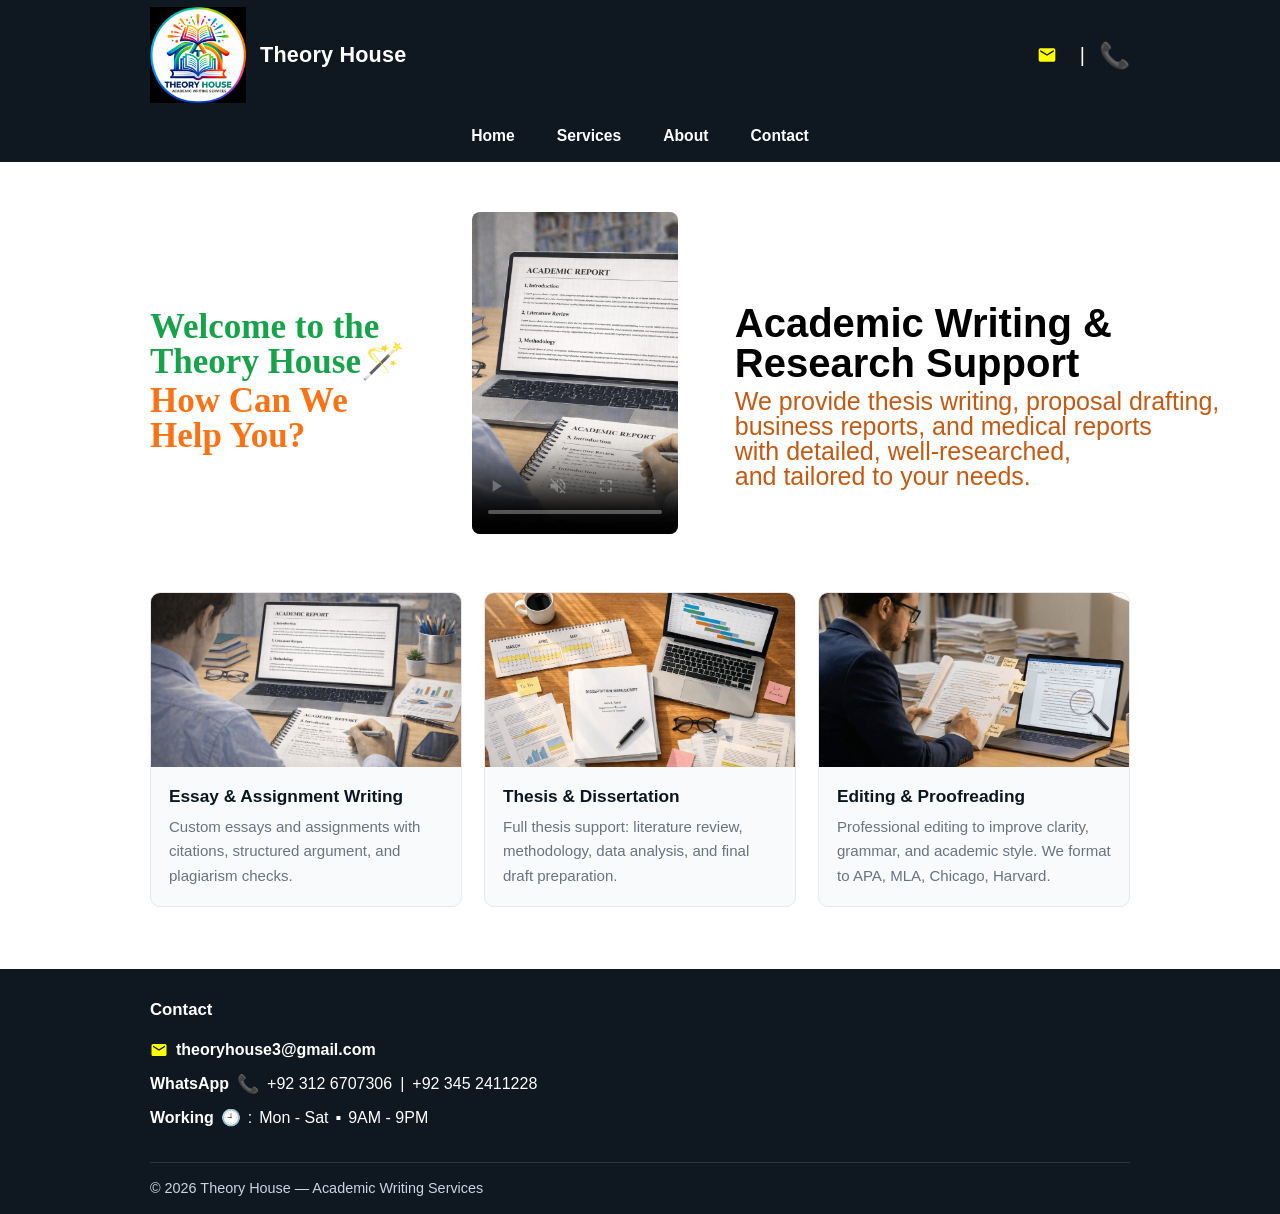
<file: index.html>
<!doctype html>
<html lang="en">

<head>

  <meta charset="utf-8">

  <meta
    name="viewport"
    content="width=device-width, initial-scale=1"
  >

  <title>
    Theory House — Academic Writing Services
  </title>

  <link
    rel="stylesheet"
    href="styles.css"
  >

</head>


<body>


  <!-- =====================================================
       HEADER
       ===================================================== -->

  <header class="site-header">


    <div class="container header-top">


      <a
        class="brand"
        href="index.html"
      >

        <img
          class="logo-img"
          src="Images/logo.png"
          alt="Theory House logo"
        >

        <span class="site-title">
          Theory House
        </span>

      </a>


      <div class="header-contacts">


        <!-- EMAIL ICON -->

        <a
          class="contact-icon"
          href="mailto:theoryhouse3@gmail.com"
          aria-label="Email"
          title="Email"
        >

          <svg
            class="icon email-icon"
            viewBox="0 0 24 24"
            width="20"
            height="20"
            aria-hidden="true"
          >

            <path
              d="M20 4H4a2 2 0 0 0-2 2v12a2 2 0 0 0 2 2h16a2 2 0 0 0 2-2V6a2 2 0 0 0-2-2zm0 4-8 5L4 8V6l8 5 8-5v2z"
            />

          </svg>

        </a>


        <!-- HEADER SEPARATOR -->

        <span class="header-divider">
          |
        </span>


        <!-- PHONE ICON -->

        <a
          class="header-phone"
          href="tel:+923126707306"
          aria-label="Call Theory House"
          title="Call"
        >
          📞
        </a>


      </div>


    </div>



    <!-- NAVIGATION -->

    <nav
      class="site-nav container"
      aria-label="Main navigation"
    >

      <a href="index.html">
        Home
      </a>

      <a href="services.html">
        Services
      </a>

      <a href="about.html">
        About
      </a>

      <a href="contact.html">
        Contact
      </a>

    </nav>


  </header>



  <!-- =====================================================
       MAIN CONTENT
       ===================================================== -->

  <main class="container">


    <!-- ===================================================
         HOME HERO
         =================================================== -->

    <section class="hero">


      <!-- =================================================
           WELCOMING BOX
           ================================================= -->

      <div class="hero-welcome">


        <p class="hero-welcome-line hero-welcome-green">
          Welcome to the
        </p>


        <p class="hero-welcome-line hero-welcome-green">
          Theory House🪄
        </p>


        <p
          class="hero-welcome-line hero-welcome-orange"
          style="margin-top: 3pt;"
        >
          How Can We
        </p>


        <p class="hero-welcome-line hero-welcome-orange">
          Help You?
        </p>


      </div>



      <!-- =================================================
           VIDEO BOX
           ================================================= -->

      <div
        class="hero-media"
        aria-label="Theory House introduction video"
      >


        <video
          class="hero-video"
          controls
          autoplay
          muted
          loop
          playsinline
          preload="auto"
          poster="Images/Images/1-images-services.png"
        >

          <source
            src="Images/Images/home-hero.mp4"
            type="video/mp4"
          >

          Your browser does not support the video tag.

        </video>


      </div>



      <!-- =================================================
           ACADEMIC WRITING DATA BOX
           ================================================= -->

      <div class="academic-writing-box">


        <div class="academic-writing-heading">
          Academic Writing &amp;<br>
          Research Support
        </div>


        <div class="academic-writing-description">
          We provide thesis writing, proposal drafting,<br>
          business reports, and medical reports<br>
          with detailed, well-researched,<br>
          and tailored to your needs.
        </div>


      </div>


    </section>



    <!-- ===================================================
         SERVICES PREVIEW
         =================================================== -->

    <section
      class="preview-grid"
      aria-labelledby="services-heading"
    >


      <h2
        id="services-heading"
        class="sr-only"
      >
        Our Services
      </h2>



      <!-- SERVICE 1 -->

      <article class="card">


        <div class="card-media">

          <img
            src="Images/Images/1-images-services.png"
            alt="Essay and assignment illustration"
            class="card-img"
            loading="lazy"
          >

        </div>


        <div class="card-body">

          <h3>
            Essay &amp; Assignment Writing
          </h3>


          <p>
            Custom essays and assignments with citations,
            structured argument, and plagiarism checks.
          </p>

        </div>


      </article>



      <!-- SERVICE 2 -->

      <article class="card">


        <div class="card-media">

          <img
            src="Images/Images/2-images-services.png"
            alt="Thesis and dissertation illustration"
            class="card-img"
            loading="lazy"
          >

        </div>


        <div class="card-body">

          <h3>
            Thesis &amp; Dissertation
          </h3>


          <p>
            Full thesis support: literature review,
            methodology, data analysis, and final draft preparation.
          </p>

        </div>


      </article>



      <!-- SERVICE 3 -->

      <article class="card">


        <div class="card-media">

          <img
            src="Images/Images/3-images-services.png"
            alt="Editing and proofreading illustration"
            class="card-img"
            loading="lazy"
          >

        </div>


        <div class="card-body">

          <h3>
            Editing &amp; Proofreading
          </h3>


          <p>
            Professional editing to improve clarity, grammar,
            and academic style. We format to APA, MLA, Chicago,
            Harvard.
          </p>

        </div>


      </article>


    </section>


  </main>



  <!-- =====================================================
       FOOTER
       ===================================================== -->

  <footer class="site-footer">


    <div class="container footer-inner">


      <div class="footer-block">


        <strong>
          Contact
        </strong>



        <!-- EMAIL -->

        <p class="contact-line footer-contact">


          <svg
            class="icon email-icon"
            viewBox="0 0 24 24"
            width="18"
            height="18"
            aria-hidden="true"
          >

            <path
              d="M20 4H4a2 2 0 0 0-2 2v12a2 2 0 0 0 2 2h16a2 2 0 0 0 2-2V6a2 2 0 0 0-2-2zm0 4-8 5L4 8V6l8 5 8-5v2z"
            />

          </svg>


          <a href="mailto:theoryhouse3@gmail.com">

            <strong>
              theoryhouse3@gmail.com
            </strong>

          </a>


        </p>



        <!-- WHATSAPP -->

        <p class="whatsapp-contact footer-whatsapp">


          <span class="whatsapp-label">
            WhatsApp
          </span>


          <span class="whatsapp-phone">
            📞
          </span>


          <a
            class="whatsapp-number"
            href="https://wa.me/923126707306"
            target="_blank"
            rel="noopener"
          >
            +92 312 6707306
          </a>


          <span>
            |
          </span>


          <a
            class="whatsapp-number"
            href="https://wa.me/923452411228"
            target="_blank"
            rel="noopener"
          >
            +92 345 2411228
          </a>


        </p>



        <!-- WORKING HOURS -->

        <p class="working-line footer-working">


          <strong class="working-label">
            Working
          </strong>


          <span class="working-clock">
            🕘
          </span>


          <span class="working-colon">
            :
          </span>


          <span class="working-days">
            Mon - Sat
          </span>


          <span class="working-separator">
            ▪
          </span>


          <span class="working-hours">
            9AM - 9PM
          </span>


        </p>


      </div>


    </div>



    <!-- COPYRIGHT -->

    <div class="container footer-bottom">


      <p>
        &copy; 2026 Theory House — Academic Writing Services
      </p>


    </div>


  </footer>


</body>

</html>
</file>
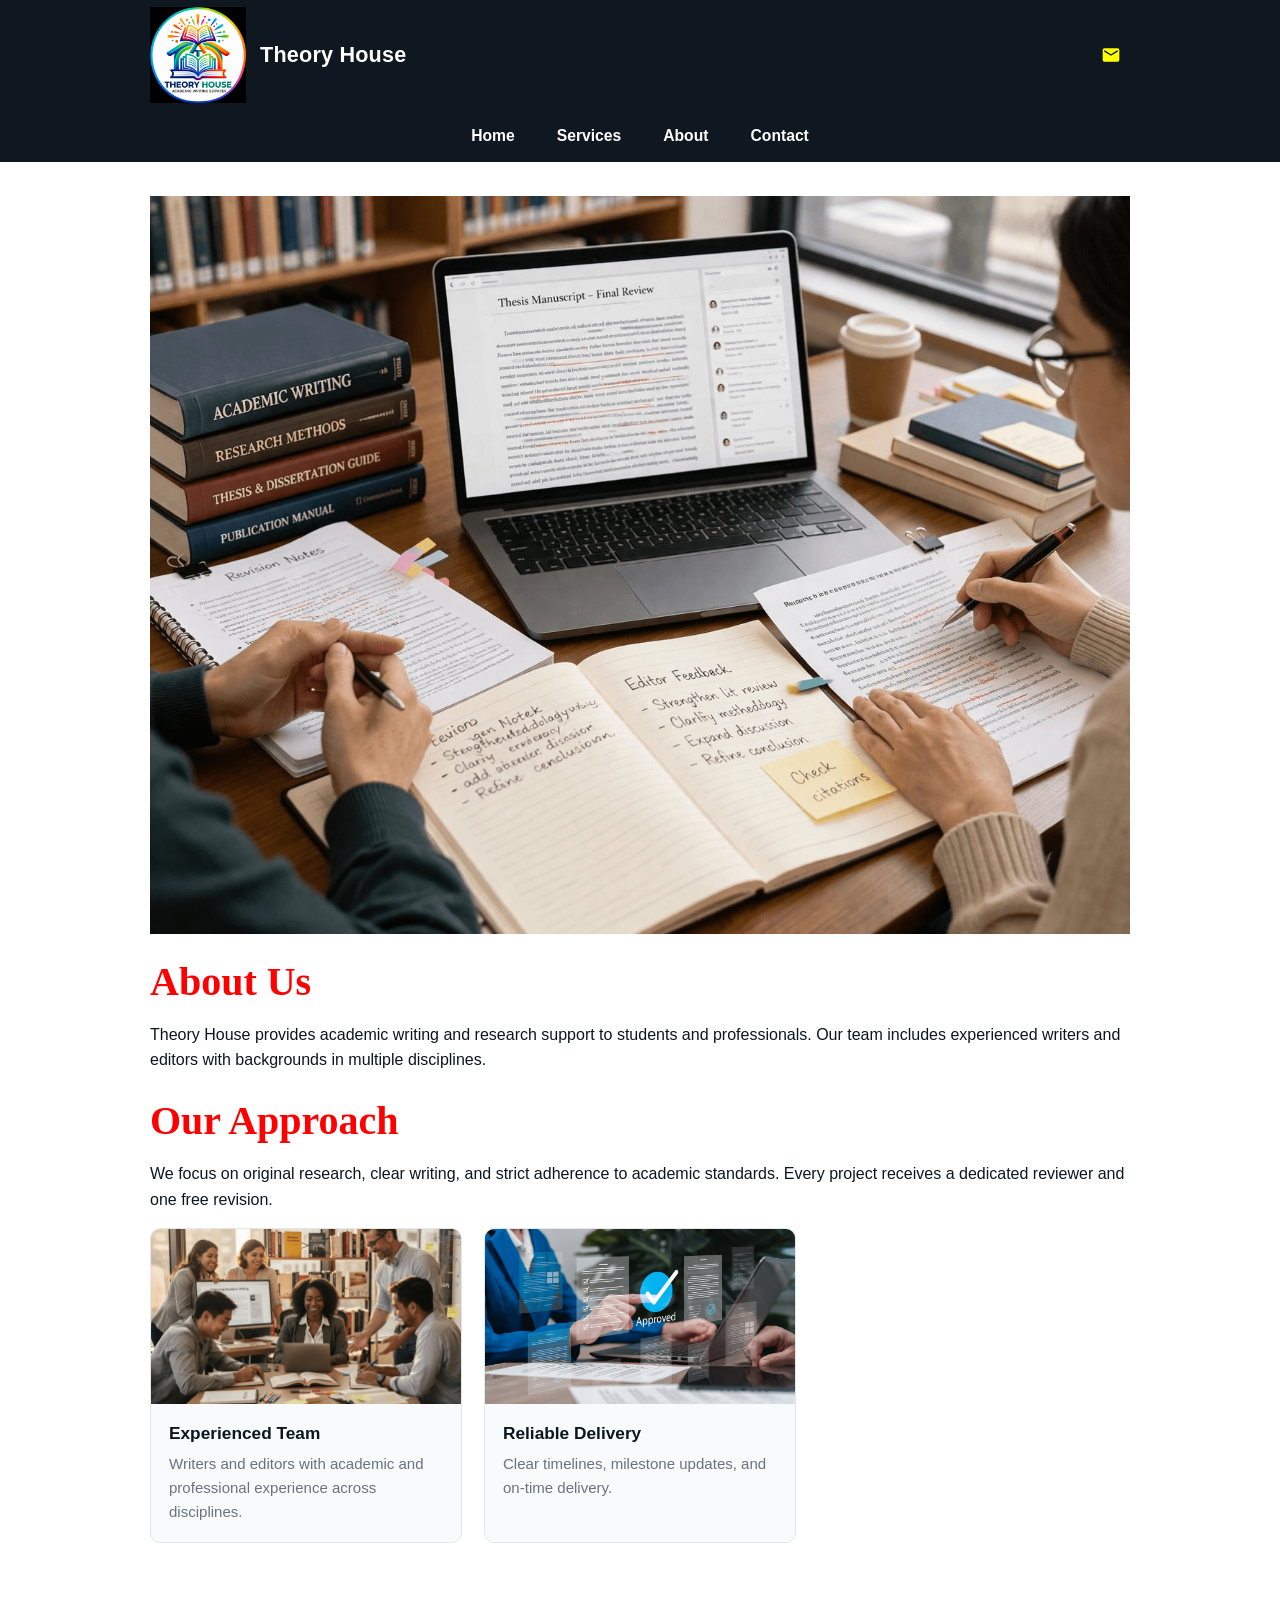
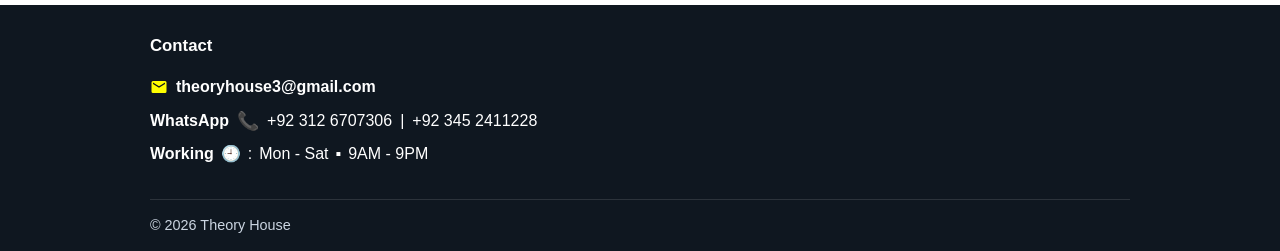
<file: about.html>
<!doctype html>
<html lang="en">

<head>

  <meta charset="utf-8">

  <meta
    name="viewport"
    content="width=device-width, initial-scale=1"
  >

  <title>
    About Us — Theory House
  </title>

  <link
    rel="stylesheet"
    href="styles.css"
  >

</head>


<body>


  <!-- =====================================================
       HEADER
       ===================================================== -->

  <header class="site-header">


    <div class="container header-top">


      <a
        class="brand"
        href="index.html"
      >

        <img
          class="logo-img"
          src="Images/logo.png"
          alt="Theory House logo"
        >

        <span class="site-title">
          Theory House
        </span>

      </a>


      <div class="header-contacts">


        <a
          class="contact-icon"
          href="mailto:theoryhouse3@gmail.com"
          aria-label="Email"
          title="Email"
        >

          <svg
            class="icon email-icon"
            viewBox="0 0 24 24"
            width="20"
            height="20"
            aria-hidden="true"
          >

            <path d="M20 4H4a2 2 0 0 0-2 2v12a2 2 0 0 0 2 2h16a2 2 0 0 0 2-2V6a2 2 0 0 0-2-2zm0 4-8 5L4 8V6l8 5 8-5v2z"/>

          </svg>

        </a>


      </div>


    </div>



    <nav
      class="site-nav container"
      aria-label="Main navigation"
    >

      <a href="index.html">
        Home
      </a>

      <a href="services.html">
        Services
      </a>

      <a href="about.html">
        About
      </a>

      <a href="contact.html">
        Contact
      </a>

    </nav>


  </header>



  <!-- =====================================================
       MAIN
       ===================================================== -->

  <main class="container">


    <!-- ABOUT HERO IMAGE -->

    <div class="about-hero">

      <img
        src="Images/Images/1-images-about.png"
        alt="About Theory House"
        class="about-hero-img"
        loading="lazy"
      >

    </div>



    <!-- ABOUT US HEADING -->

    <h1 class="about-title">
      About Us
    </h1>


    <p>
      Theory House provides academic writing and research support
      to students and professionals. Our team includes experienced
      writers and editors with backgrounds in multiple disciplines.
    </p>



    <!-- OUR APPROACH HEADING -->

    <h2 class="about-heading">
      Our Approach
    </h2>


    <p>
      We focus on original research, clear writing, and strict
      adherence to academic standards. Every project receives a
      dedicated reviewer and one free revision.
    </p>



    <!-- ABOUT VISUALS -->

    <section
      class="preview-grid"
      aria-label="About visuals"
    >


      <article class="card">


        <div class="card-media">

          <img
            src="Images/Images/2-images-about.png"
            alt="Experienced Team"
            class="card-img"
            loading="lazy"
          >

        </div>


        <div class="card-body">

          <h3>
            Experienced Team
          </h3>


          <p>
            Writers and editors with academic and professional
            experience across disciplines.
          </p>

        </div>


      </article>



      <article class="card">


        <div class="card-media">

          <img
            src="Images/Images/3-images-about.png"
            alt="Reliable Delivery"
            class="card-img"
            loading="lazy"
          >

        </div>


        <div class="card-body">

          <h3>
            Reliable Delivery
          </h3>


          <p>
            Clear timelines, milestone updates, and on-time delivery.
          </p>

        </div>


      </article>


    </section>


  </main>



  <!-- =====================================================
       FOOTER
       ===================================================== -->

  <footer class="site-footer">


    <div class="container footer-inner">


      <div class="footer-block">


        <strong>
          Contact
        </strong>


        <!-- EMAIL -->

        <p class="contact-line footer-contact">


          <svg
            class="icon email-icon"
            viewBox="0 0 24 24"
            width="18"
            height="18"
            aria-hidden="true"
          >

            <path d="M20 4H4a2 2 0 0 0-2 2v12a2 2 0 0 0 2 2h16a2 2 0 0 0 2-2V6a2 2 0 0 0-2-2zm0 4-8 5L4 8V6l8 5 8-5v2z"/>

          </svg>


          <a href="mailto:theoryhouse3@gmail.com">

            <strong>
              theoryhouse3@gmail.com
            </strong>

          </a>


        </p>



        <!-- WHATSAPP -->

        <p class="whatsapp-contact footer-whatsapp">


          <span class="whatsapp-label">
            WhatsApp
          </span>


          <span class="whatsapp-phone">
            📞
          </span>


          <a
            class="whatsapp-number"
            href="https://wa.me/923126707306"
            target="_blank"
            rel="noopener"
          >
            +92 312 6707306
          </a>


          <span>
            |
          </span>


          <a
            class="whatsapp-number"
            href="https://wa.me/923452411228"
            target="_blank"
            rel="noopener"
          >
            +92 345 2411228
          </a>


        </p>



        <!-- WORKING HOURS -->

        <p class="working-line footer-working">


          <strong class="working-label">
            Working
          </strong>


          <span class="working-clock">
            🕘
          </span>


          <span class="working-colon">
            :
          </span>


          <span class="working-days">
            Mon - Sat
          </span>


          <span class="working-separator">
            ▪
          </span>


          <span class="working-hours">
            9AM - 9PM
          </span>


        </p>


      </div>


    </div>



    <div class="container footer-bottom">

      <p>
        &copy; 2026 Theory House
      </p>

    </div>


  </footer>


</body>

</html>
</file>
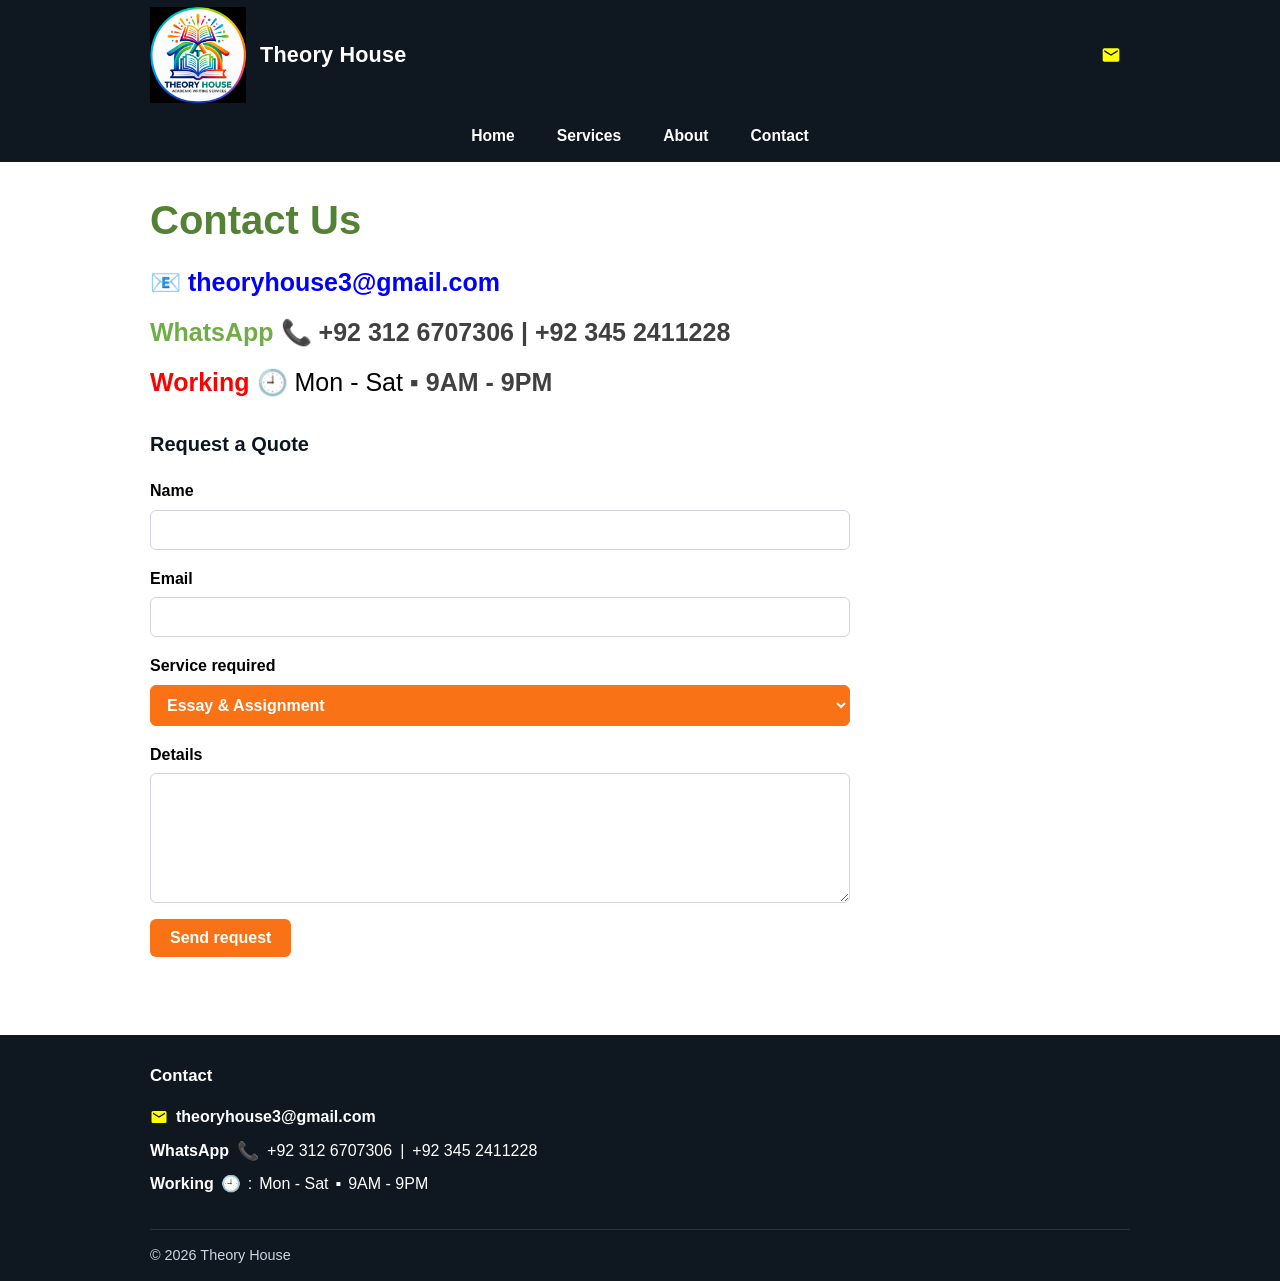
<file: contact.html>
<!doctype html>
<html lang="en">

<head>

  <meta charset="utf-8">

  <meta
    name="viewport"
    content="width=device-width, initial-scale=1"
  >

  <title>
    Contact — Theory House
  </title>

  <link
    rel="stylesheet"
    href="styles.css"
  >

</head>


<body>


  <!-- =====================================================
       HEADER
       ===================================================== -->

  <header class="site-header">


    <div class="container header-top">


      <a
        class="brand"
        href="index.html"
      >

        <img
          class="logo-img"
          src="Images/logo.png"
          alt="Theory House logo"
        >

        <span class="site-title">
          Theory House
        </span>

      </a>


      <div class="header-contacts">


        <a
          class="contact-icon"
          href="mailto:theoryhouse3@gmail.com"
          aria-label="Email"
          title="Email"
        >

          <svg
            class="icon email-icon"
            viewBox="0 0 24 24"
            width="20"
            height="20"
            aria-hidden="true"
          >

            <path d="M20 4H4a2 2 0 0 0-2 2v12a2 2 0 0 0 2 2h16a2 2 0 0 0 2-2V6a2 2 0 0 0-2-2zm0 4-8 5L4 8V6l8 5 8-5v2z"/>

          </svg>

        </a>


      </div>


    </div>



    <nav
      class="site-nav container"
      aria-label="Main navigation"
    >

      <a href="index.html">
        Home
      </a>

      <a href="services.html">
        Services
      </a>

      <a href="about.html">
        About
      </a>

      <a href="contact.html">
        Contact
      </a>

    </nav>


  </header>



  <!-- =====================================================
       MAIN
       ===================================================== -->

  <main class="container">


    <!-- CONTACT US -->

    <h1 class="contact-title">
      Contact Us
    </h1>



    <!-- EMAIL -->

    <p class="contact-page-email">


      <span
        class="contact-email-icon"
        aria-hidden="true"
      >
        📧
      </span>


      <a
        href="mailto:theoryhouse3@gmail.com"
      >
        theoryhouse3@gmail.com
      </a>


    </p>



    <!-- WHATSAPP -->

    <p class="contact-page-whatsapp">


      <span class="contact-whatsapp-label">
        WhatsApp
      </span>


      <span
        class="contact-whatsapp-icon"
        aria-hidden="true"
      >
        📞
      </span>


      <a
        class="contact-whatsapp-number"
        href="https://wa.me/923126707306"
        target="_blank"
        rel="noopener"
      >
        +92 312 6707306
      </a>


      <span class="contact-whatsapp-separator">
        |
      </span>


      <a
        class="contact-whatsapp-number"
        href="https://wa.me/923452411228"
        target="_blank"
        rel="noopener"
      >
        +92 345 2411228
      </a>


    </p>



    <!-- WORKING HOURS -->

    <p class="contact-page-working">


      <strong class="contact-working-label">
        Working
      </strong>


      <span
        class="contact-working-icon"
        aria-hidden="true"
      >
        🕘
      </span>


      <span class="contact-working-days">
        Mon - Sat
      </span>


      <span class="contact-working-separator">
        ▪
      </span>


      <span class="contact-working-hours">
        9AM - 9PM
      </span>


    </p>



    <!-- REQUEST A QUOTE -->

    <h2 class="contact-form-title">
      Request a Quote
    </h2>


    <form
      class="contact-form"
      action="#"
      method="POST"
      aria-label="Request a quote form"
    >


      <label>

        Name

        <input
          type="text"
          name="name"
          required
        >

      </label>



      <label>

        Email

        <input
          type="email"
          name="email"
          required
        >

      </label>



      <label>

        Service required

        <select name="service">

          <option>
            Essay &amp; Assignment
          </option>

          <option>
            Thesis &amp; Dissertation
          </option>

          <option>
            Editing &amp; Proofreading
          </option>

        </select>

      </label>



      <label>

        Details

        <textarea
          name="details"
          rows="6"
        ></textarea>

      </label>



      <p>

        <button type="submit">
          Send request
        </button>

      </p>


    </form>


  </main>



  <!-- =====================================================
       FOOTER
       ===================================================== -->

  <footer class="site-footer">


    <div class="container footer-inner">


      <div class="footer-block">


        <strong>
          Contact
        </strong>


        <!-- EMAIL -->

        <p class="contact-line footer-contact">


          <svg
            class="icon email-icon"
            viewBox="0 0 24 24"
            width="18"
            height="18"
            aria-hidden="true"
          >

            <path d="M20 4H4a2 2 0 0 0-2 2v12a2 2 0 0 0 2 2h16a2 2 0 0 0 2-2V6a2 2 0 0 0-2-2zm0 4-8 5L4 8V6l8 5 8-5v2z"/>

          </svg>


          <a href="mailto:theoryhouse3@gmail.com">

            <strong>
              theoryhouse3@gmail.com
            </strong>

          </a>


        </p>



        <!-- WHATSAPP -->

        <p class="whatsapp-contact footer-whatsapp">


          <span class="whatsapp-label">
            WhatsApp
          </span>


          <span class="whatsapp-phone">
            📞
          </span>


          <a
            class="whatsapp-number"
            href="https://wa.me/923126707306"
            target="_blank"
            rel="noopener"
          >
            +92 312 6707306
          </a>


          <span>
            |
          </span>


          <a
            class="whatsapp-number"
            href="https://wa.me/923452411228"
            target="_blank"
            rel="noopener"
          >
            +92 345 2411228
          </a>


        </p>



        <!-- WORKING HOURS -->

        <p class="working-line footer-working">


          <strong class="working-label">
            Working
          </strong>


          <span class="working-clock">
            🕘
          </span>


          <span class="working-colon">
            :
          </span>


          <span class="working-days">
            Mon - Sat
          </span>


          <span class="working-separator">
            ▪
          </span>


          <span class="working-hours">
            9AM - 9PM
          </span>


        </p>


      </div>


    </div>



    <div class="container footer-bottom">

      <p>
        &copy; 2026 Theory House
      </p>

    </div>


  </footer>


</body>

</html>
</file>
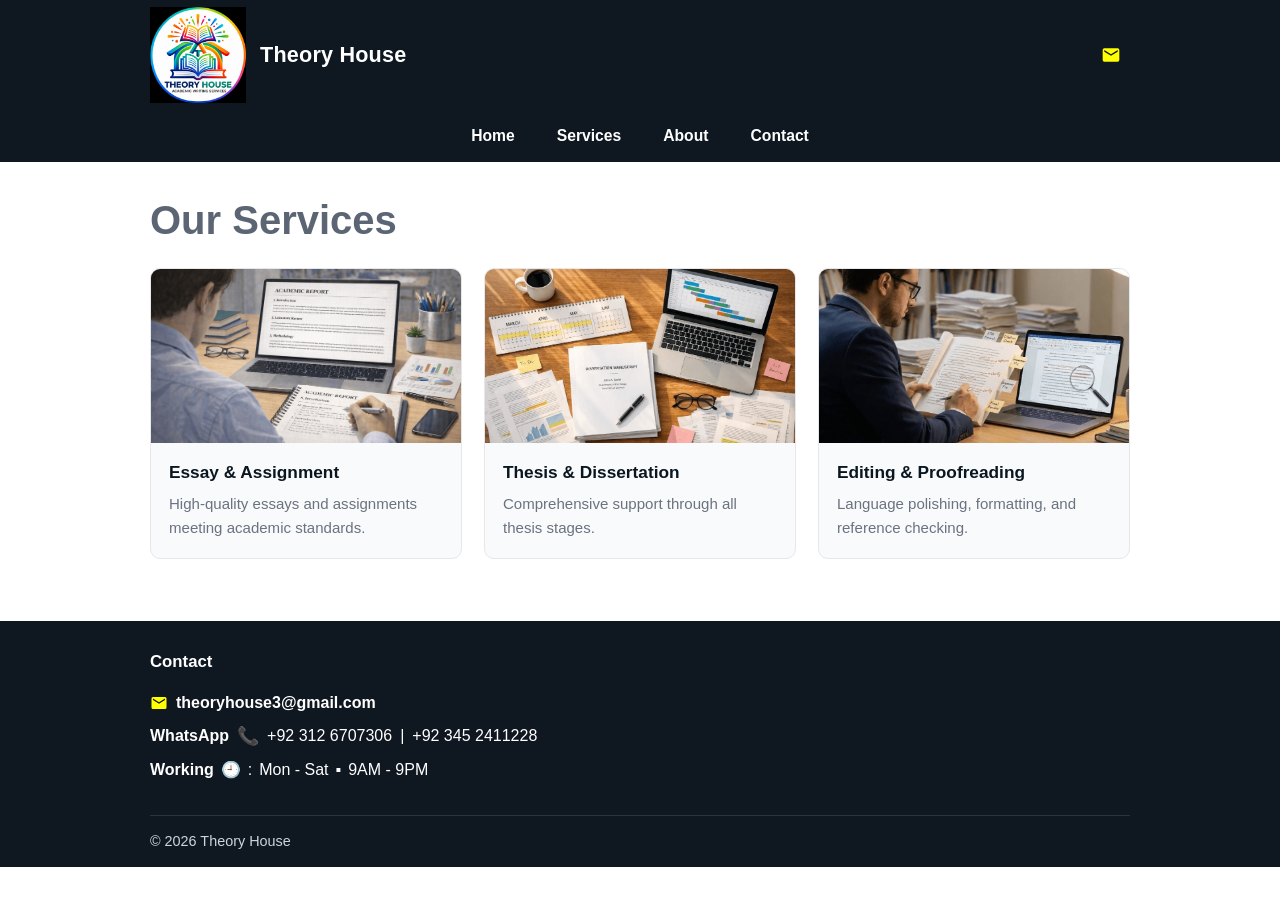
<file: services.html>
<!doctype html>
<html lang="en">

<head>

  <meta charset="utf-8">

  <meta
    name="viewport"
    content="width=device-width, initial-scale=1"
  >

  <title>
    Services — Theory House
  </title>

  <link
    rel="stylesheet"
    href="styles.css"
  >

</head>


<body>


  <!-- =====================================================
       HEADER
       ===================================================== -->

  <header class="site-header">


    <div class="container header-top">


      <a
        class="brand"
        href="index.html"
      >

        <img
          class="logo-img"
          src="Images/logo.png"
          alt="Theory House logo"
        >

        <span class="site-title">
          Theory House
        </span>

      </a>


      <div class="header-contacts">


        <a
          class="contact-icon"
          href="mailto:theoryhouse3@gmail.com"
          aria-label="Email"
          title="Email"
        >

          <svg
            class="icon email-icon"
            viewBox="0 0 24 24"
            width="20"
            height="20"
            aria-hidden="true"
          >

            <path d="M20 4H4a2 2 0 0 0-2 2v12a2 2 0 0 0 2 2h16a2 2 0 0 0 2-2V6a2 2 0 0 0-2-2zm0 4-8 5L4 8V6l8 5 8-5v2z"/>

          </svg>

        </a>


      </div>


    </div>



    <nav
      class="site-nav container"
      aria-label="Main navigation"
    >

      <a href="index.html">
        Home
      </a>

      <a href="services.html">
        Services
      </a>

      <a href="about.html">
        About
      </a>

      <a href="contact.html">
        Contact
      </a>

    </nav>


  </header>



  <!-- =====================================================
       MAIN
       ===================================================== -->

  <main class="container">


    <!-- OUR SERVICES HEADING -->

    <h1 class="services-title">
      Our Services
    </h1>



    <section class="preview-grid">


      <!-- SERVICE 1 -->

      <article class="card">


        <div class="card-media">

          <img
            src="Images/Images/1-images-services.png"
            alt="Essay and assignment"
            class="card-img"
            loading="lazy"
          >

        </div>


        <div class="card-body">

          <h3>
            Essay &amp; Assignment
          </h3>


          <p>
            High-quality essays and assignments meeting
            academic standards.
          </p>

        </div>


      </article>



      <!-- SERVICE 2 -->

      <article class="card">


        <div class="card-media">

          <img
            src="Images/Images/2-images-services.png"
            alt="Thesis and dissertation"
            class="card-img"
            loading="lazy"
          >

        </div>


        <div class="card-body">

          <h3>
            Thesis &amp; Dissertation
          </h3>


          <p>
            Comprehensive support through all thesis stages.
          </p>

        </div>


      </article>



      <!-- SERVICE 3 -->

      <article class="card">


        <div class="card-media">

          <img
            src="Images/Images/3-images-services.png"
            alt="Editing and proofreading"
            class="card-img"
            loading="lazy"
          >

        </div>


        <div class="card-body">

          <h3>
            Editing &amp; Proofreading
          </h3>


          <p>
            Language polishing, formatting, and reference checking.
          </p>

        </div>


      </article>


    </section>


  </main>



  <!-- =====================================================
       FOOTER
       ===================================================== -->

  <footer class="site-footer">


    <div class="container footer-inner">


      <div class="footer-block">


        <strong>
          Contact
        </strong>


        <!-- EMAIL -->

        <p class="contact-line footer-contact">


          <svg
            class="icon email-icon"
            viewBox="0 0 24 24"
            width="18"
            height="18"
            aria-hidden="true"
          >

            <path d="M20 4H4a2 2 0 0 0-2 2v12a2 2 0 0 0 2 2h16a2 2 0 0 0 2-2V6a2 2 0 0 0-2-2zm0 4-8 5L4 8V6l8 5 8-5v2z"/>

          </svg>


          <a href="mailto:theoryhouse3@gmail.com">

            <strong>
              theoryhouse3@gmail.com
            </strong>

          </a>


        </p>



        <!-- WHATSAPP -->

        <p class="whatsapp-contact footer-whatsapp">


          <span class="whatsapp-label">
            WhatsApp
          </span>


          <span class="whatsapp-phone">
            📞
          </span>


          <a
            class="whatsapp-number"
            href="https://wa.me/923126707306"
            target="_blank"
            rel="noopener"
          >
            +92 312 6707306
          </a>


          <span>
            |
          </span>


          <a
            class="whatsapp-number"
            href="https://wa.me/923452411228"
            target="_blank"
            rel="noopener"
          >
            +92 345 2411228
          </a>


        </p>



        <!-- WORKING HOURS -->

        <p class="working-line footer-working">


          <strong class="working-label">
            Working
          </strong>


          <span class="working-clock">
            🕘
          </span>


          <span class="working-colon">
            :
          </span>


          <span class="working-days">
            Mon - Sat
          </span>


          <span class="working-separator">
            ▪
          </span>


          <span class="working-hours">
            9AM - 9PM
          </span>


        </p>


      </div>


    </div>



    <div class="container footer-bottom">

      <p>
        &copy; 2026 Theory House
      </p>

    </div>


  </footer>


</body>

</html>
</file>
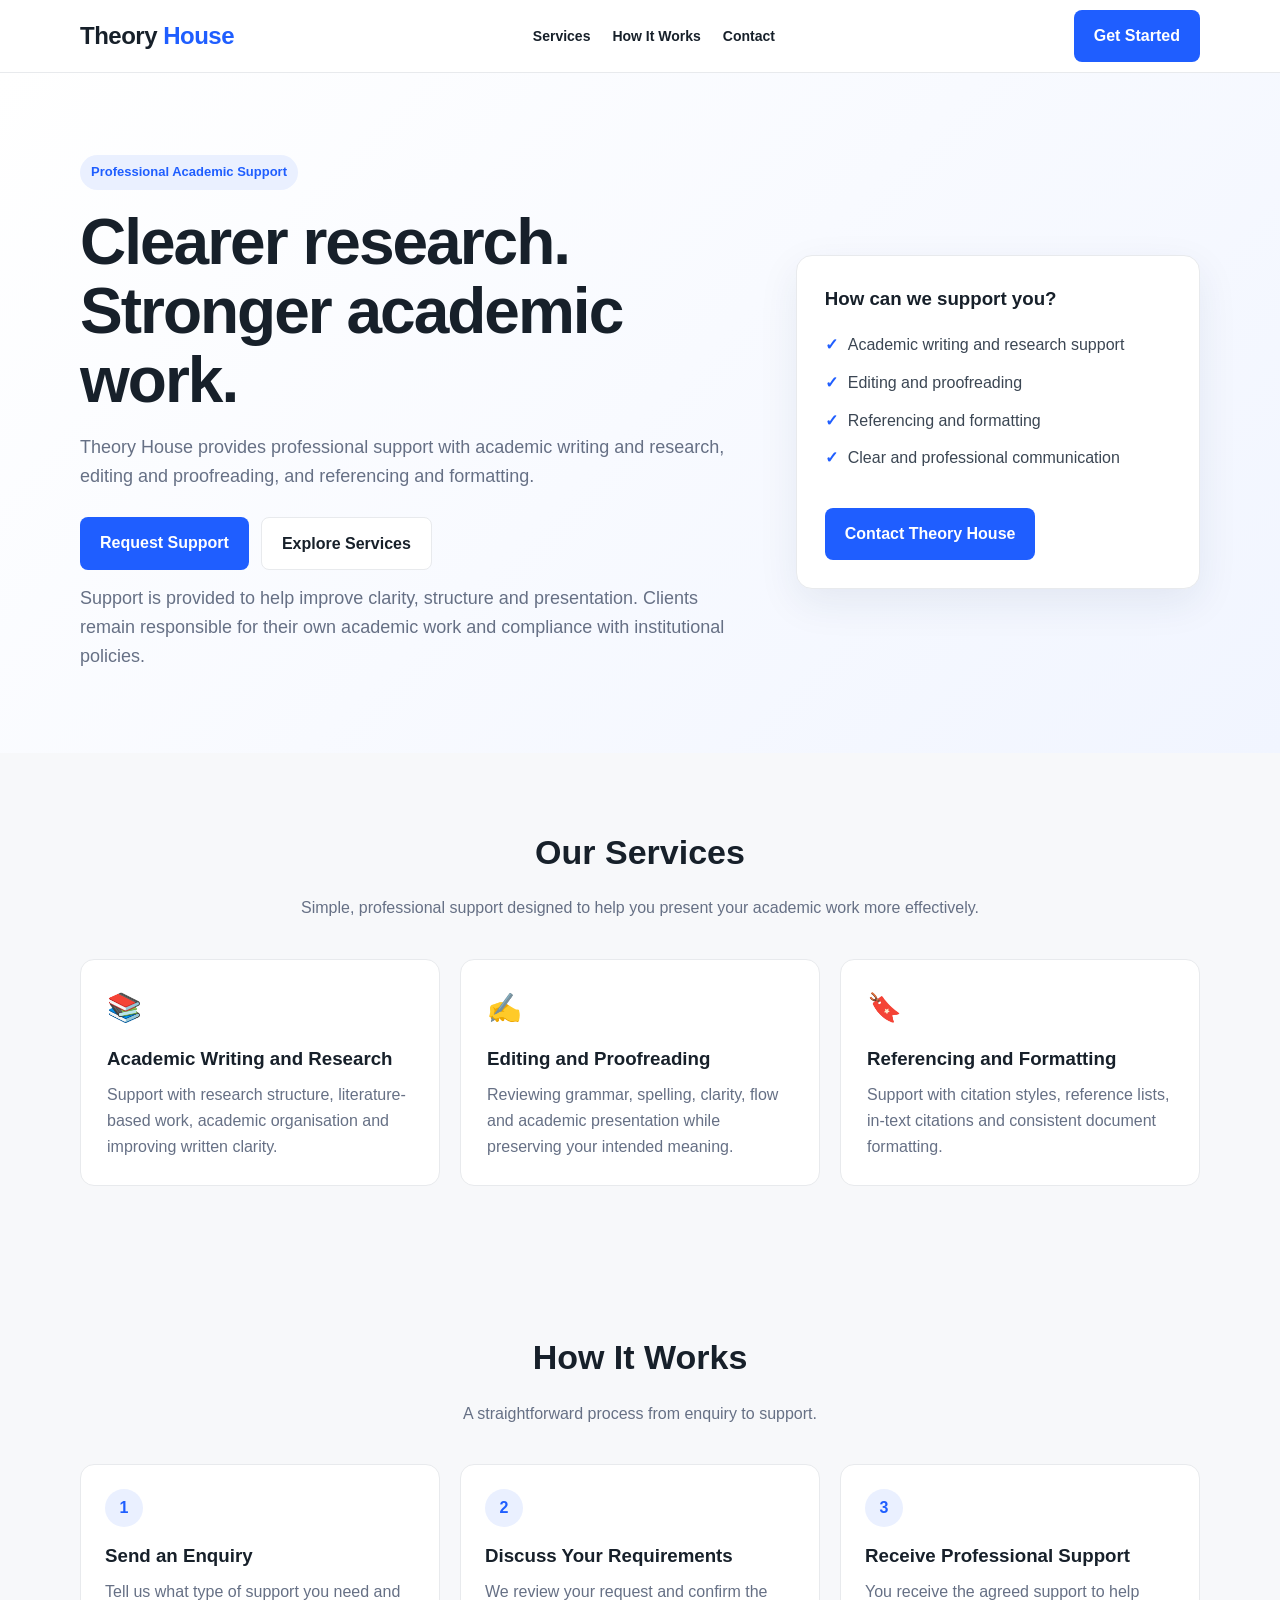
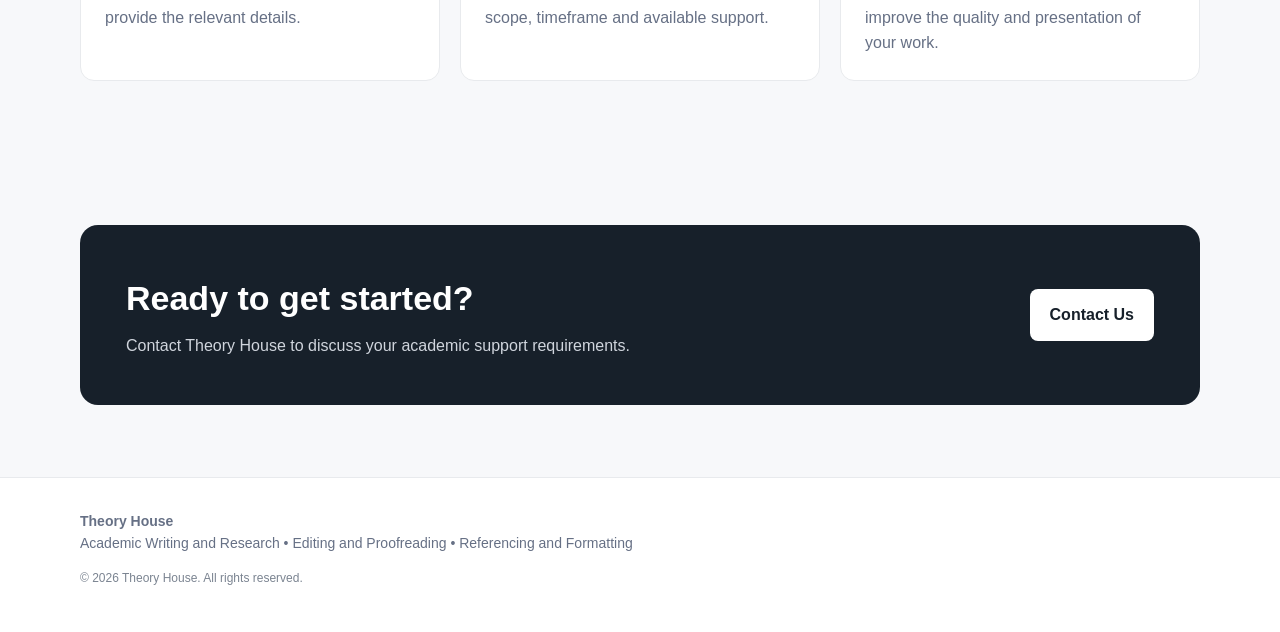
<file: theory-house-website (1).html>
<!DOCTYPE html>
<html lang="en">
<head>
<meta charset="UTF-8">
<meta name="viewport" content="width=device-width, initial-scale=1.0">
<title>Theory House | Academic Support Services</title>
<meta name="description" content="Theory House provides professional academic writing, research, editing, proofreading, referencing and formatting support.">
<style>
:root{
  --ink:#17202a;--muted:#667085;--line:#e8eaed;--bg:#f7f8fa;--card:#ffffff;--accent:#1f5eff;
}
*{box-sizing:border-box} body{margin:0;font-family:Arial,Helvetica,sans-serif;color:var(--ink);background:var(--bg);line-height:1.6}
a{text-decoration:none;color:inherit}.container{width:min(1120px,92%);margin:auto}
header{background:#fff;border-bottom:1px solid var(--line);position:sticky;top:0;z-index:10}
.nav{height:72px;display:flex;align-items:center;justify-content:space-between;gap:20px}
.logo{font-size:24px;font-weight:800;letter-spacing:-.5px}.logo span{color:var(--accent)}
nav{display:flex;gap:22px;font-size:14px;font-weight:600}.btn{display:inline-block;background:var(--accent);color:#fff;padding:13px 20px;border-radius:8px;font-weight:700}
.hero{padding:82px 0 64px;background:linear-gradient(135deg,#fff 0%,#f1f5ff 100%)}
.hero-grid{display:grid;grid-template-columns:1.25fr .75fr;gap:42px;align-items:center}
.badge{display:inline-block;background:#eaf0ff;color:var(--accent);padding:7px 11px;border-radius:99px;font-size:13px;font-weight:700}
h1{font-size:clamp(38px,6vw,64px);line-height:1.08;letter-spacing:-2px;margin:18px 0}
.hero p{font-size:18px;color:var(--muted);max-width:650px}.hero-actions{display:flex;gap:12px;flex-wrap:wrap;margin-top:26px}
.secondary{background:#fff;color:var(--ink);border:1px solid var(--line)}
.hero-card{background:#fff;padding:28px;border:1px solid var(--line);border-radius:16px;box-shadow:0 14px 40px rgba(30,50,90,.08)}
.hero-card h3{margin-top:0}.check{margin:12px 0;color:#3b4653}.check:before{content:"✓";color:var(--accent);font-weight:800;margin-right:10px}
section{padding:72px 0}.section-title{text-align:center;max-width:720px;margin:0 auto 38px}.section-title h2{font-size:34px;margin:0 0 10px}.section-title p{color:var(--muted)}
.grid{display:grid;grid-template-columns:repeat(3,1fr);gap:20px}.card{background:#fff;border:1px solid var(--line);padding:26px;border-radius:14px}.icon{font-size:28px}.card h3{margin:14px 0 8px}.card p{color:var(--muted);margin:0}
.steps{display:grid;grid-template-columns:repeat(3,1fr);gap:20px}.step{padding:24px}.number{width:38px;height:38px;border-radius:50%;background:#eaf0ff;color:var(--accent);display:grid;place-items:center;font-weight:800}
.cta{background:var(--ink);color:#fff;border-radius:18px;padding:46px;display:flex;justify-content:space-between;gap:30px;align-items:center}.cta h2{margin:0 0 8px;font-size:34px}.cta p{margin:0;color:#d0d5dd}.cta .btn{background:#fff;color:var(--ink)}
footer{background:#fff;border-top:1px solid var(--line);padding:32px 0;color:var(--muted);font-size:14px}
.note{font-size:12px;color:#7b8491;margin-top:14px}
@media(max-width:800px){nav{display:none}.hero{padding:60px 0}.hero-grid,.grid,.steps{grid-template-columns:1fr}.cta{display:block}.cta .btn{margin-top:20px}h1{letter-spacing:-1px}}
</style>
</head>
<body>
<header>
  <div class="container nav">
    <a class="logo" href="#home">Theory <span>House</span></a>
    <nav><a href="#services">Services</a><a href="#how">How It Works</a><a href="#contact">Contact</a></nav>
    <a class="btn" href="#contact">Get Started</a>
  </div>
</header>

<main>
<section class="hero" id="home">
  <div class="container hero-grid">
    <div>
      <span class="badge">Professional Academic Support</span>
      <h1>Clearer research. Stronger academic work.</h1>
      <p>Theory House provides professional support with academic writing and research, editing and proofreading, and referencing and formatting.</p>
      <div class="hero-actions">
        <a class="btn" href="#contact">Request Support</a>
        <a class="btn secondary" href="#services">Explore Services</a>
      </div>
      <p class="note">Support is provided to help improve clarity, structure and presentation. Clients remain responsible for their own academic work and compliance with institutional policies.</p>
    </div>
    <aside class="hero-card">
      <h3>How can we support you?</h3>
      <div class="check">Academic writing and research support</div>
      <div class="check">Editing and proofreading</div>
      <div class="check">Referencing and formatting</div>
      <div class="check">Clear and professional communication</div>
      <br>
      <a class="btn" href="#contact">Contact Theory House</a>
    </aside>
  </div>
</section>

<section id="services">
  <div class="container">
    <div class="section-title">
      <h2>Our Services</h2>
      <p>Simple, professional support designed to help you present your academic work more effectively.</p>
    </div>
    <div class="grid">
      <div class="card"><div class="icon">📚</div><h3>Academic Writing and Research</h3><p>Support with research structure, literature-based work, academic organisation and improving written clarity.</p></div>
      <div class="card"><div class="icon">✍️</div><h3>Editing and Proofreading</h3><p>Reviewing grammar, spelling, clarity, flow and academic presentation while preserving your intended meaning.</p></div>
      <div class="card"><div class="icon">🔖</div><h3>Referencing and Formatting</h3><p>Support with citation styles, reference lists, in-text citations and consistent document formatting.</p></div>
    </div>
  </div>
</section>

<section id="how">
  <div class="container">
    <div class="section-title"><h2>How It Works</h2><p>A straightforward process from enquiry to support.</p></div>
    <div class="steps">
      <div class="card step"><div class="number">1</div><h3>Send an Enquiry</h3><p>Tell us what type of support you need and provide the relevant details.</p></div>
      <div class="card step"><div class="number">2</div><h3>Discuss Your Requirements</h3><p>We review your request and confirm the scope, timeframe and available support.</p></div>
      <div class="card step"><div class="number">3</div><h3>Receive Professional Support</h3><p>You receive the agreed support to help improve the quality and presentation of your work.</p></div>
    </div>
  </div>
</section>

<section id="contact">
  <div class="container">
    <div class="cta">
      <div><h2>Ready to get started?</h2><p>Contact Theory House to discuss your academic support requirements.</p></div>
      <a class="btn" href="mailto:your-email@example.com">Contact Us</a>
    </div>
  </div>
</section>
</main>

<footer>
  <div class="container">
    <strong>Theory House</strong><br>
    Academic Writing and Research • Editing and Proofreading • Referencing and Formatting
    <p class="note">© 2026 Theory House. All rights reserved.</p>
  </div>
</footer>
</body>
</html>
</file>
<file: styles.css>
:root { 
  --accent: #0b76ff; 
  --green: #548235; 
  --orange: #f97316; 
  --medium-green: #70ad47; 
  --bright-green: #7CFC00; 
  --blue-gray: #5b6573; 
  --dark-gray: #404040; 
  --light-orange: #fce4d6; 
  --bg: #ffffff; 
  --muted: #6b7280; 
  --header-bg: #0f1720; 
  --card-bg: #f8fafc; 
  --text: #0b1720; 
  --max-width: 980px; 
} 
 
 
/* ===================================================== 
   BASIC RESET 
   ===================================================== */ 
 
* { 
  box-sizing: border-box; 
} 
 
html { 
  scroll-behavior: smooth; 
} 
 
body { 
  margin: 0; 
  background: var(--bg); 
  color: var(--text); 
  font-family: Arial, Helvetica, sans-serif; 
  line-height: 1.6; 
} 
 
img { 
  max-width: 100%; 
  height: auto; 
} 
 
a { 
  color: inherit; 
} 
 
.container { 
  width: min(100% - 32px, var(--max-width)); 
  margin-inline: auto; 
} 
 
 
/* ===================================================== 
   HEADER 
   ===================================================== */ 
 
.site-header { 
  background: var(--header-bg); 
  color: #ffffff; 
} 
 
.header-top { 
  min-height: 110px; 
  display: flex; 
  align-items: center; 
  justify-content: space-between; 
  gap: 20px; 
} 
 
.brand { 
  display: inline-flex; 
  align-items: center; 
  gap: 14px; 
  text-decoration: none; 
} 
 
 
/* LOGO */ 
 
.logo-img { 
  width: 96px; 
  height: 97px; 
  object-fit: contain; 
  display: block; 
} 
 
.site-title { 
  font-size: 1.35rem; 
  font-weight: 700; 
  letter-spacing: 0.2px; 
} 
 
.header-contacts { 
  display: flex; 
  align-items: center; 
} 
 
.contact-icon { 
  display: inline-flex; 
  align-items: center; 
  justify-content: center; 
  width: 38px; 
  height: 38px; 
  text-decoration: none; 
} 
 
.header-phone { 
  display: inline-flex; 
  align-items: center; 
  justify-content: center; 
  font-size: 25px; 
  line-height: 1; 
  color: var(--bright-green); 
  text-decoration: none; 
} 
 
.header-divider { 
  color: #ffffff; 
  font-size: 20px; 
  margin: 0 14px; 
} 
 
.icon { 
  display: block; 
} 
 
.email-icon { 
  color: #ffff00; 
  fill: currentColor; 
} 
 
.site-nav { 
  min-height: 52px; 
  display: flex; 
  align-items: center; 
  justify-content: center; 
  gap: 34px; 
} 
 
.site-nav a { 
  color: #ffffff; 
  text-decoration: none; 
  font-weight: 600; 
  font-size: 0.98rem; 
  padding: 10px 4px; 
  transition: opacity 0.2s ease; 
} 
 
.site-nav a:hover { 
  opacity: 0.75; 
} 
 
 
/* ===================================================== 
   MAIN 
   ===================================================== */ 
 
main.container { 
  padding-top: 34px; 
  padding-bottom: 42px; 
} 
 
 
/* ===================================================== 
   HOME HERO 
   ===================================================== */ 
 
.hero { 
  display: flex; 
  align-items: center; 
  width: 100%; 
  margin-bottom: 42px; 
} 
 
 
/* ===================================================== 
   WELCOMING BOX 
   ===================================================== */ 
 
.hero-welcome { 
  width: 2.17in; 
  height: 1.33in; 
  flex: 0 0 2.17in; 
 
  display: flex; 
  flex-direction: column; 
  justify-content: flex-start; 
  align-items: flex-start; 
 
  margin-top: 12pt; 
  margin-bottom: 12pt; 
 
  padding: 0; 
  border: none; 
  background: transparent; 
} 
 
.hero-welcome-line { 
  margin: 0; 
  padding: 0; 
  line-height: 1; 
 
  font-family: "Segoe Script", "Brush Script MT", cursive; 
  font-size: 35px; 
  font-weight: 700; 
 
  white-space: nowrap; 
} 
 
.hero-welcome-green { 
  color: #16a34a; 
} 
 
.hero-welcome-orange { 
  color: var(--orange); 
} 
 
 
/* ===================================================== 
   VIDEO BOX
   ONLY VIDEO BOX ADJUSTMENT
   ===================================================== */ 
 
.hero-media { 
  width: 2.15in; 
  height: 3.35in; 
  flex: 0 0 2.15in; 
 
  overflow: hidden; 
  border: none; 
  border-radius: 8px; 
  background: #000000; 
 
  margin-top: 12pt; 
  margin-bottom: 12pt; 
 
  margin-left: 3cm; 
  margin-right: 1.5cm; 
} 
 
.hero-video { 
  width: 100%; 
  height: 100%; 
  display: block; 
  object-fit: cover; 
  background: #000000; 
} 
 
.hero-text { 
  display: none; 
} 
 
 
/* ===================================================== 
   ACADEMIC WRITING DATA BOX 
   ===================================================== */ 
 
.academic-writing-box { 
  width: 3.47in; 
  height: 1.45in; 
  flex: 0 0 3.47in; 
 
  margin-top: 12pt; 
  margin-bottom: 12pt; 
 
  padding: 0; 
  border: none; 
  background: transparent; 
 
  overflow: visible; 
} 
 
.academic-writing-heading { 
  margin: 0; 
  padding: 0; 
 
  font-family: "Arial Black", Arial, Helvetica, sans-serif; 
  font-size: 40px; 
  font-weight: 900; 
  color: #000000; 
 
  line-height: 1; 
  white-space: nowrap; 
} 
 
.academic-writing-description { 
  margin: 4pt 0 0; 
  padding: 0; 
 
  font-family: Arial, Helvetica, sans-serif; 
  font-size: 25px; 
  font-weight: 400; 
  color: #C65911; 
 
  line-height: 1; 
  white-space: nowrap; 
} 
 
 
/* ===================================================== 
   ABOUT PAGE 
   ===================================================== */ 
 
.about-title { 
  margin-top: 24px; 
  margin-bottom: 14px; 
  font-family: "Lucida Handwriting", "Brush Script MT", cursive; 
  font-size: 40px; 
  font-weight: 700; 
  color: #ff0000; 
  line-height: 1.2; 
} 
 
.about-heading { 
  margin-top: 24px; 
  margin-bottom: 14px; 
  font-family: "Lucida Handwriting", "Brush Script MT", cursive; 
  font-size: 40px; 
  font-weight: 700; 
  color: #ff0000; 
  line-height: 1.2; 
} 
 
.about-hero { 
  width: 100%; 
  margin-bottom: 20px; 
} 
 
.about-hero-img { 
  width: 100%; 
  display: block; 
  object-fit: cover; 
} 
 
 
/* ===================================================== 
   SERVICES PAGE 
   ===================================================== */ 
 
.services-title { 
  margin-top: 0; 
  margin-bottom: 24px; 
  font-family: "Arial Black", Arial, Helvetica, sans-serif; 
  font-size: 40px; 
  font-weight: 900; 
  color: var(--blue-gray); 
  line-height: 1.2; 
} 
 
 
/* ===================================================== 
   CONTACT PAGE 
   ===================================================== */ 
 
.contact-title { 
  margin-top: 0; 
  margin-bottom: 18px; 
  font-family: Algerian, "Arial Black", Arial, Helvetica, sans-serif; 
  font-size: 40px; 
  font-weight: 700; 
  color: #548235; 
  line-height: 1.2; 
} 
 
.contact-intro { 
  margin: 0 0 18px; 
} 
 
 
/* EMAIL CONTACT */ 
 
.contact-page-email { 
  display: flex; 
  align-items: center; 
  gap: 7px; 
  margin: 10px 0; 
} 
 
.contact-email-icon { 
  font-size: 25px; 
  line-height: 1; 
  color: #ff69b4; 
} 
 
.contact-page-email a { 
  color: #0000ff; 
  font-size: 25px; 
  font-weight: 700; 
  text-decoration: none; 
} 
 
 
/* WHATSAPP CONTACT */ 
 
.contact-page-whatsapp { 
  display: flex; 
  align-items: center; 
  flex-wrap: wrap; 
  gap: 7px; 
  margin: 10px 0; 
  font-size: 25px; 
} 
 
.contact-whatsapp-label { 
  color: var(--medium-green); 
  font-size: 25px; 
  font-weight: 700; 
} 
 
.contact-whatsapp-icon { 
  font-size: 25px; 
  line-height: 1; 
} 
 
.contact-whatsapp-number { 
  color: var(--dark-gray); 
  font-size: 25px; 
  font-weight: 700; 
  text-decoration: none; 
} 
 
.contact-whatsapp-separator { 
  color: var(--dark-gray); 
  font-size: 25px; 
  font-weight: 700; 
} 
 
 
/* WORKING HOURS */ 
 
.contact-page-working { 
  display: flex; 
  align-items: center; 
  flex-wrap: wrap; 
  gap: 7px; 
  margin: 10px 0 24px; 
  font-size: 25px; 
} 
 
.contact-working-label { 
  color: #ff0000; 
  font-size: 25px; 
  font-weight: 700; 
} 
 
.contact-working-icon { 
  font-size: 25px; 
  line-height: 1; 
} 
 
.contact-working-days { 
  color: #000000; 
  font-size: 25px; 
  font-weight: 400; 
} 
 
.contact-working-separator { 
  color: var(--dark-gray); 
  font-size: 25px; 
  font-weight: 700; 
} 
 
.contact-working-hours { 
  color: var(--dark-gray); 
  font-size: 25px; 
  font-weight: 700; 
} 
 
 
/* REQUEST A QUOTE */ 
 
.contact-form-title { 
  margin-top: 26px; 
  margin-bottom: 18px; 
  font-size: 20px; 
  font-weight: 700; 
} 
 
 
/* FORM */ 
 
.contact-form { 
  width: 100%; 
  max-width: 700px; 
} 
 
.contact-form label { 
  display: block; 
  margin-bottom: 16px; 
  color: #000000; 
  font-size: 16px; 
  font-weight: 700; 
} 
 
.contact-form input, 
.contact-form select, 
.contact-form textarea { 
  display: block; 
  width: 100%; 
  margin-top: 6px; 
  padding: 10px 12px; 
  border: 1px solid #d1d5db; 
  border-radius: 6px; 
  background: #ffffff; 
  color: #111827; 
  font-family: Arial, Helvetica, sans-serif; 
  font-size: 16px; 
} 
 
.contact-form select { 
  border-color: var(--orange); 
  background: #f97316; 
  color: #ffffff; 
  font-weight: 700; 
} 
 
.contact-form input:focus, 
.contact-form select:focus, 
.contact-form textarea:focus { 
  outline: 2px solid rgba(249, 115, 22, 0.25); 
  border-color: var(--orange); 
} 
 
.contact-form textarea { 
  resize: vertical; 
} 
 
.contact-form button { 
  border: none; 
  border-radius: 6px; 
  padding: 10px 20px; 
  background: #f97316; 
  color: #ffffff; 
  font-family: Arial, Helvetica, sans-serif; 
  font-size: 16px; 
  font-weight: 700; 
  cursor: pointer; 
} 
 
.contact-form button:hover { 
  background: #ea580c; 
} 
 
 
/* ===================================================== 
   SERVICES / ABOUT CARDS 
   ===================================================== */ 
 
.preview-grid { 
  display: grid; 
  grid-template-columns: repeat(3, minmax(0, 1fr)); 
  gap: 22px; 
} 
 
.preview-grid > .sr-only { 
  grid-column: 1 / -1; 
} 
 
.card { 
  background: var(--card-bg); 
  border: 1px solid #e5e7eb; 
  border-radius: 10px; 
  overflow: hidden; 
} 
 
.card-media { 
  width: 100%; 
  aspect-ratio: 16 / 9; 
  overflow: hidden; 
} 
 
.card-img { 
  width: 100%; 
  height: 100%; 
  display: block; 
  object-fit: cover; 
} 
 
.card-body { 
  padding: 18px; 
} 
 
.card-body h3 { 
  margin: 0 0 8px; 
  font-size: 1.08rem; 
  line-height: 1.3; 
} 
 
.card-body p { 
  margin: 0; 
  color: var(--muted); 
  font-size: 0.94rem; 
} 
 
 
/* ===================================================== 
   ACCESSIBILITY 
   ===================================================== */ 
 
.sr-only { 
  position: absolute; 
  width: 1px; 
  height: 1px; 
  padding: 0; 
  margin: -1px; 
  overflow: hidden; 
  clip: rect(0, 0, 0, 0); 
  white-space: nowrap; 
  border: 0; 
} 
 
 
/* ===================================================== 
   FOOTER 
   ===================================================== */ 
 
.site-footer { 
  background: var(--header-bg); 
  color: #ffffff; 
  margin-top: 20px; 
} 
 
.footer-inner { 
  padding-top: 28px; 
  padding-bottom: 24px; 
} 
 
.footer-block > strong { 
  display: block; 
  margin-bottom: 14px; 
  font-size: 1.05rem; 
} 
 
.contact-line, 
.whatsapp-contact, 
.working-line { 
  margin: 8px 0; 
} 
 
.footer-contact { 
  display: flex; 
  align-items: center; 
  gap: 8px; 
} 
 
.footer-contact a { 
  color: #ffffff; 
  text-decoration: none; 
} 
 
.footer-whatsapp { 
  display: flex; 
  align-items: center; 
  flex-wrap: wrap; 
  gap: 8px; 
} 
 
.whatsapp-label { 
  font-weight: 700; 
} 
 
.whatsapp-phone { 
  font-size: 18px; 
  line-height: 1; 
  color: var(--bright-green); 
} 
 
.whatsapp-number { 
  color: #ffffff; 
  text-decoration: none; 
} 
 
.working-line { 
  display: flex; 
  align-items: center; 
  flex-wrap: wrap; 
  gap: 7px; 
} 
 
.working-label { 
  font-weight: 700; 
} 
 
.footer-bottom { 
  border-top: 1px solid rgba(255, 255, 255, 0.12); 
  padding-top: 14px; 
  padding-bottom: 14px; 
} 
 
.footer-bottom p { 
  margin: 0; 
  color: #cbd5e1; 
  font-size: 0.9rem; 
} 
 
 
/* ===================================================== 
   TABLET 
   ===================================================== */ 
 
@media (max-width: 1200px) { 
 
  .hero { 
    flex-wrap: nowrap; 
  } 
 
  .hero-welcome { 
    width: 2.17in; 
    flex-basis: 2.17in; 
  } 
 
  .hero-media { 
    width: 2.15in; 
    height: 3.35in; 
    flex-basis: 2.15in; 
  } 
 
  .academic-writing-box { 
    width: 3.47in; 
    height: 1.45in; 
    flex-basis: 3.47in; 
  } 
 
  .academic-writing-heading { 
    font-size: 40px; 
  } 
 
  .academic-writing-description { 
    font-size: 25px; 
  } 
 
  .preview-grid { 
    grid-template-columns: repeat(2, minmax(0, 1fr)); 
  } 
} 
 
 
/* ===================================================== 
   MOBILE 
   ===================================================== */ 
 
@media (max-width: 900px) { 
 
  .hero { 
    flex-direction: column; 
    align-items: center; 
  } 
 
  .hero-welcome, 
  .hero-media, 
  .academic-writing-box { 
    margin-left: 0; 
    margin-right: 0; 
  } 
 
  .hero-media { 
    margin-top: 12pt; 
  } 
 
  .academic-writing-box { 
    margin-top: 12pt; 
  } 
 
  .hero-welcome { 
    flex: 0 0 auto; 
  } 
 
  .hero-media { 
    flex: 0 0 auto; 
  } 
 
  .academic-writing-box { 
    flex: 0 0 auto; 
  } 
} 
 
 
@media (max-width: 600px) { 
 
  .container { 
    width: min(100% - 24px, var(--max-width)); 
  } 
 
  .header-top { 
    min-height: 105px; 
  } 
 
  .logo-img { 
    width: 96px; 
    height: 97px; 
  } 
 
  .site-title { 
    font-size: 1.15rem; 
  } 
 
  .site-nav { 
    gap: 18px; 
    flex-wrap: wrap; 
    min-height: 48px; 
  } 
 
  .site-nav a { 
    font-size: 0.9rem; 
  } 
 
  main.container { 
    padding-top: 24px; 
    padding-bottom: 32px; 
  } 
 
  .hero { 
    gap: 0; 
    margin-bottom: 32px; 
  } 
 
  .hero-welcome-line { 
    font-size: 35px; 
  } 
 
  .academic-writing-heading { 
    font-size: 40px; 
  } 
 
  .academic-writing-description { 
    font-size: 25px; 
  } 
 
  .preview-grid { 
    grid-template-columns: 1fr; 
  } 
 
  .footer-whatsapp, 
  .working-line { 
    align-items: flex-start; 
  } 
 
  .contact-page-email, 
  .contact-page-whatsapp, 
  .contact-page-working { 
    font-size: 25px; 
  } 
 
  .contact-form { 
    max-width: 100%; 
  } 
}
</file>
